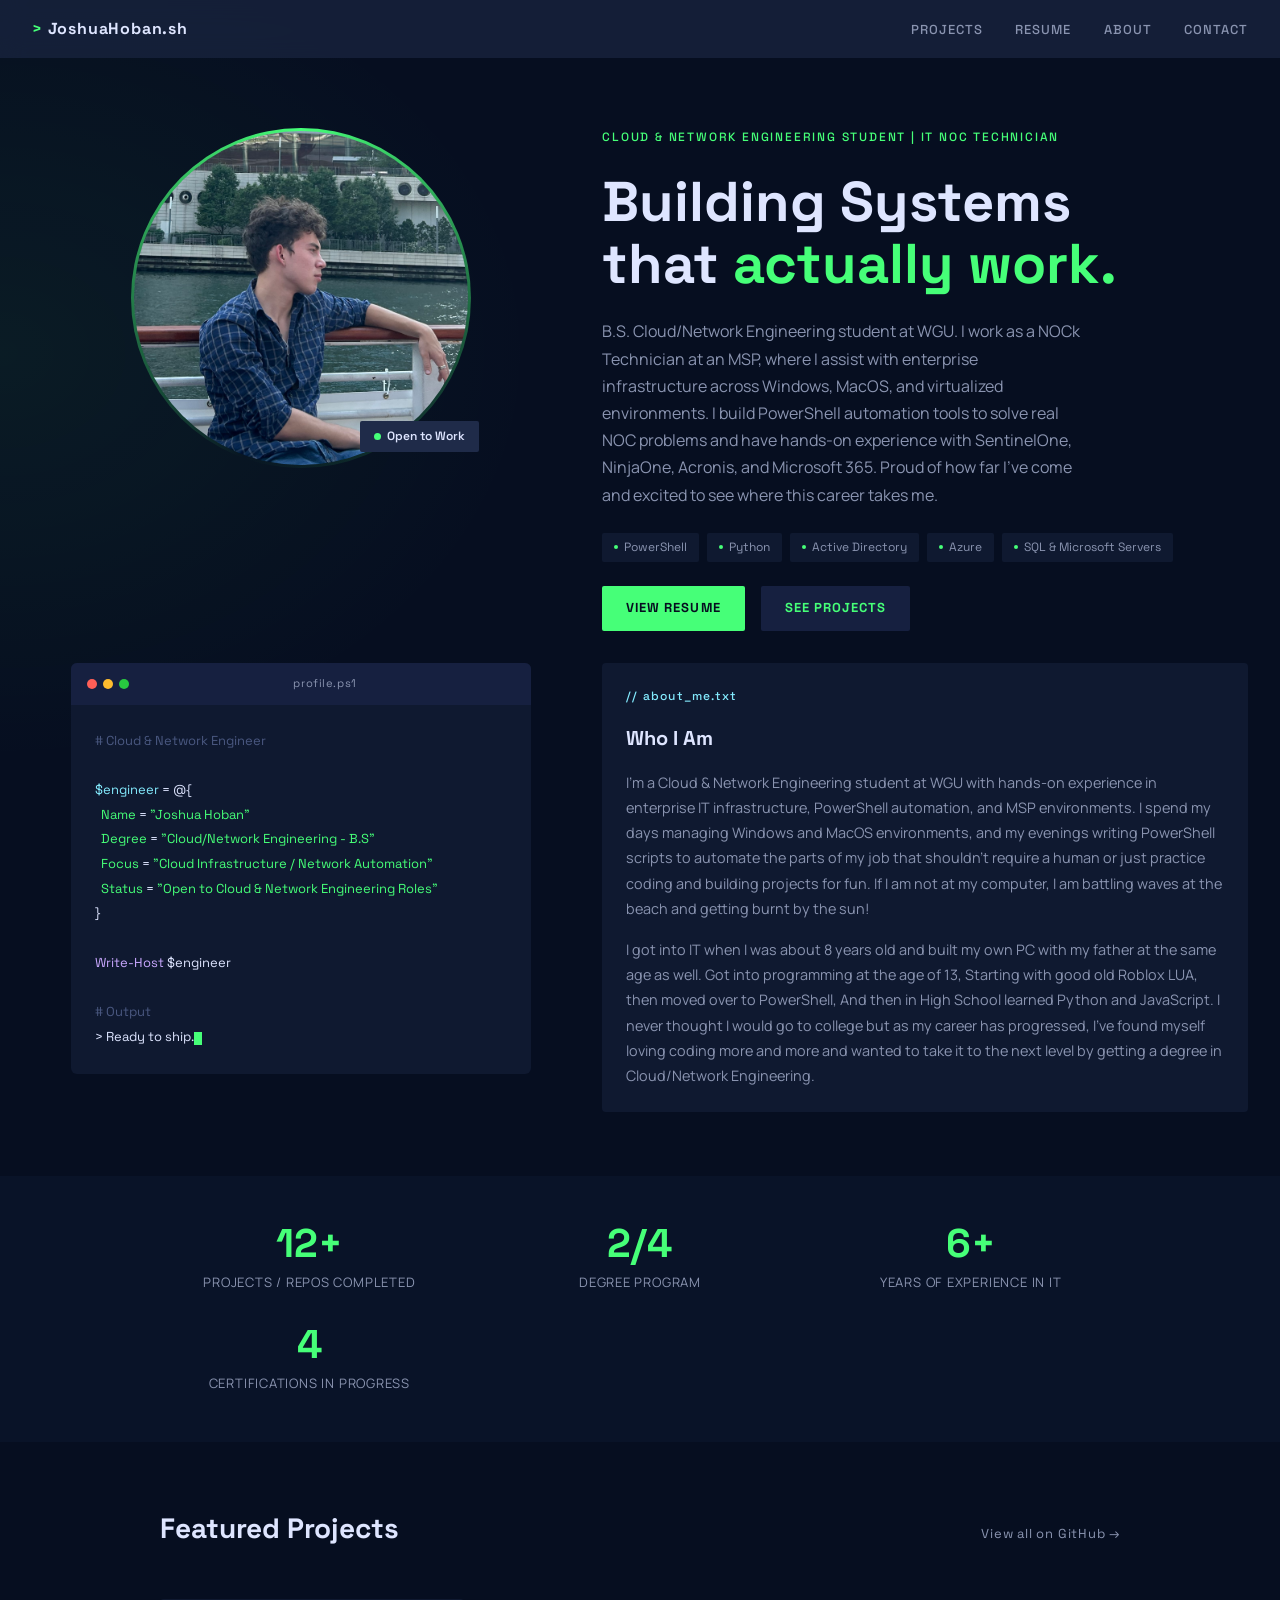
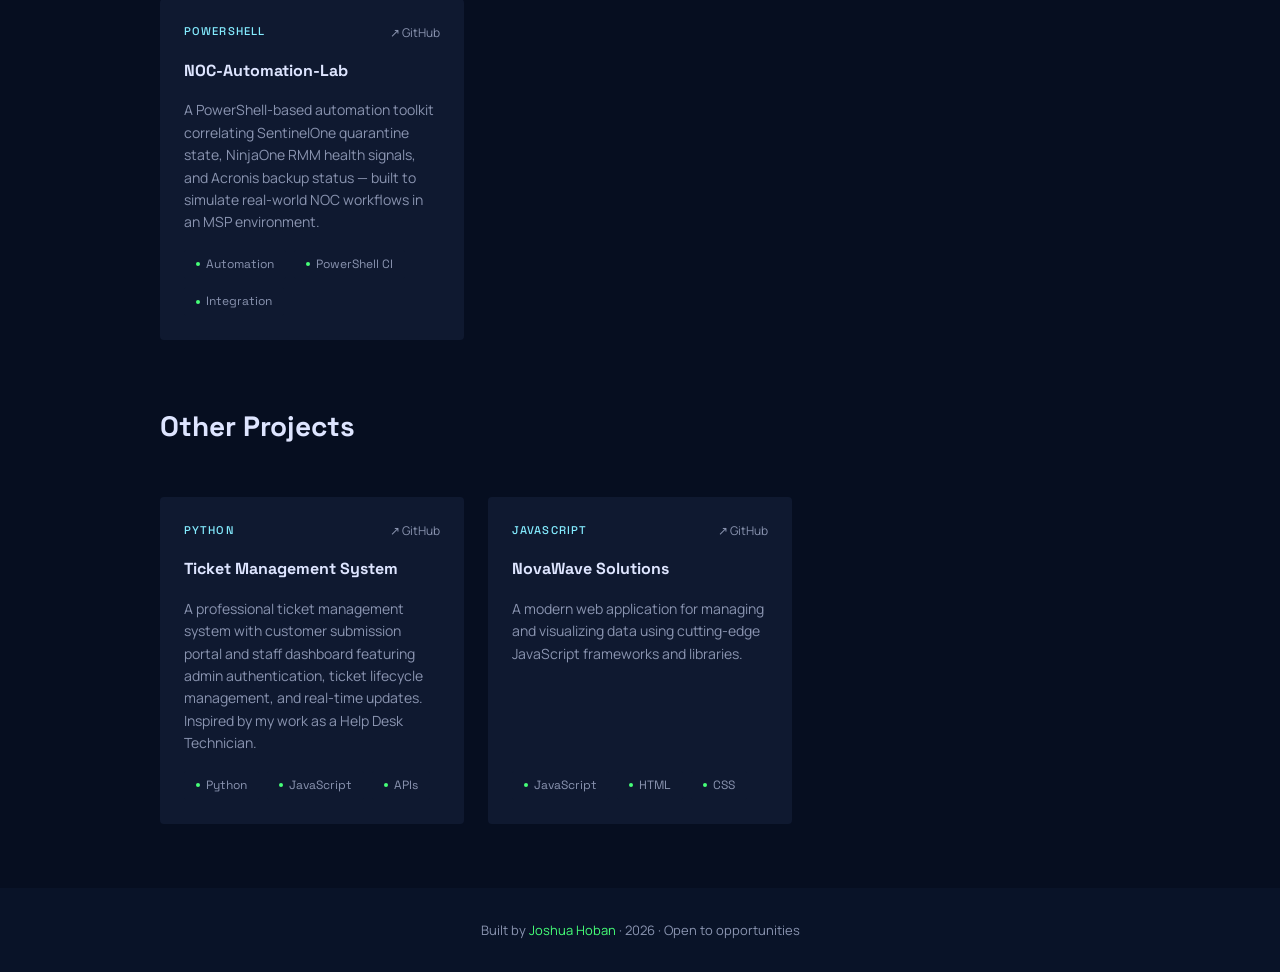
<file: index.html>
<!DOCTYPE html>
<html lang="en">
<head>
  <meta charset="UTF-8" />
  <meta name="viewport" content="width=device-width, initial-scale=1.0" />
  <title>Joshua Hoban — Cloud & Network Engineer | IT Infrastructure Professional</title>

  <link rel="preconnect" href="https://fonts.googleapis.com" />
  <link rel="preconnect" href="https://fonts.gstatic.com" crossorigin />
  <link
    href="https://fonts.googleapis.com/css2?family=Space+Grotesk:wght@400;500;700&family=Manrope:wght@400;500;600&display=swap"
    rel="stylesheet"
  />
  <link rel="stylesheet" href="styles.css" />
</head>

<body>
  <nav class="nav">
    <div class="nav__logo">
      <span>></span> JoshuaHoban.sh
    </div>
    <button class="nav__menu-btn" aria-label="Toggle menu">
      <span></span>
      <span></span>
      <span></span>
    </button>
    <ul class="nav__links">
      <li><a href="#projects">Projects</a></li>
      <li><a href="resume.html">Resume</a></li>
      <li><a href="about.html">About</a></li>
      <li><a href="contact.html">Contact</a></li>
    </ul>
  </nav>

  <section class="hero">
    <div class="hero__visual">
      <div class="profile-frame">
        <img
          src="images/profile.jpg"
          alt="Joshua Hoban — Cloud & Network Engineer"
          class="profile-img"
        />
        <div class="profile-badge">
          <span class="profile-badge__dot"></span>
          Open to Work
        </div>
      </div>
    </div>
    <div class="hero__content">
      <p class="eyebrow fade-in visible">Cloud & Network Engineering Student | IT NOC Technician</p>

      <h1 class="hero__headline fade-in visible">
        Building Systems<br>
        that <span class="accent">actually work.</span>
      </h1>
      <p class="hero__sub fade-in visible">
        B.S. Cloud/Network Engineering student at WGU. I work as a NOCk Technician
        at an MSP, where I assist with enterprise infrastructure across Windows, MacOS, and
        virtualized environments. I build PowerShell automation tools to solve real NOC
        problems and have hands-on experience with SentinelOne, NinjaOne, Acronis, and
        Microsoft 365. Proud of how far I've come and excited to see where this career takes me.
      </p>

      <div class="hero__stack fade-in visible">
        <span class="chip">PowerShell</span>
        <span class="chip">Python</span>
        <span class="chip">Active Directory</span>
        <span class="chip">Azure</span>
        <span class="chip">SQL & Microsoft Servers</span>
      </div>

      <div class="hero__ctas fade-in visible">
        <a href="#" class="btn-primary">View Resume</a>
        <a href="#projects" class="btn-secondary">See Projects</a>
      </div>
    </div>

    <div class="hero__terminal fade-in">
      <div class="terminal">
        <div class="terminal__bar">
          <div class="terminal__dot terminal__dot--red"></div>
          <div class="terminal__dot terminal__dot--yellow"></div>
          <div class="terminal__dot terminal__dot--green"></div>
          <span class="terminal__title">profile.ps1</span>
        </div>
        <div class="terminal__body">
          <div class="t-comment"># Cloud & Network Engineer</div>
          <br>
          <div><span class="t-keyword">$engineer</span><span class="t-var"> = @{</span></div>
          <div>&nbsp;&nbsp;<span class="t-string">Name</span><span class="t-var">   = </span><span class="t-string">"Joshua Hoban"</span></div>
          <div>&nbsp;&nbsp;<span class="t-string">Degree</span><span class="t-var"> = </span><span class="t-string">"Cloud/Network Engineering - B.S"</span></div>
          <div>&nbsp;&nbsp;<span class="t-string">Focus</span><span class="t-var">  = </span><span class="t-string">"Cloud Infrastructure / Network Automation"</span></div>
          <div>&nbsp;&nbsp;<span class="t-string">Status</span><span class="t-var"> = </span><span class="t-primary">"Open to Cloud & Network Engineering Roles"</span></div>
          <div><span class="t-var">}</span></div>
          <br>
          <div><span class="t-fn">Write-Host</span><span class="t-var"> $engineer</span></div>
          <br>
          <div class="t-comment"># Output</div>
          <div><span class="t-var">> Ready to ship.</span><span class="cursor"></span></div>
        </div>
      </div>
    </div>

    <div class="hero__about fade-in">
      <div class="about-card">
        <p class="about-card__eyebrow">// about_me.txt</p>
        <h3 class="about-card__title">Who I Am</h3>
        <p class="about-card__body">
          I'm a Cloud & Network Engineering student at WGU with hands-on experience
          in enterprise IT infrastructure, PowerShell automation, and MSP environments.
          I spend my days managing Windows and MacOS environments,
          and my evenings writing PowerShell scripts to automate the parts of my
          job that shouldn't require a human or just practice coding and building projects for fun. If I am not at my computer,
          I am battling waves at the beach and getting burnt by the sun!
        </p>
        <p class="about-card__body">
          I got into IT when I was about 8 years old and built my own PC with my father at the same age as well.
          Got into programming at the age of 13, Starting with good old Roblox LUA, then moved over to PowerShell, And then in High School
          learned Python and JavaScript. I never thought I would go to college but as my career has progressed, I've found myself loving coding more 
          and more and wanted to take it to the next level by getting a degree in Cloud/Network Engineering.
        </p>
      </div>
    </div>

  </section>

  <section class="stats">
    <div class="stats__inner">
      <div class="stat fade-in">
        <div class="stat__number">12+</div>
        <div class="stat__label">Projects / Repos Completed</div>
      </div>
      <div class="stat fade-in">
        <div class="stat__number">2/4</div>
        <div class="stat__label">Degree Program</div>
      </div>
      <div class="stat fade-in">
        <div class="stat__number">6+</div>
        <div class="stat__label">Years of Experience in IT</div>
      </div>
      <div class="stat fade-in">
        <div class="stat__number">4</div>
        <div class="stat__label">Certifications In Progress</div>
      </div>
    </div>
  </section>

  <section class="projects" id="projects">

    <div class="section-header">
      <h2>Featured Projects</h2>
      <a href="https://github.com/MrHoban?tab=repositories">View all on GitHub →</a>
    </div>

    <div class="projects__grid">
      <div class="card fade-in">
        <div class="card__meta">
          <span class="card__lang">PowerShell</span>
          <a href="https://github.com/MrHoban/NOC-Automation-Lab" class="card__link">↗ GitHub</a>
        </div>
        <h3 class="card__title">NOC-Automation-Lab</h3>
        <p class="card__desc">
          A PowerShell-based automation toolkit correlating SentinelOne quarantine
          state, NinjaOne RMM health signals, and Acronis backup status — built to
          simulate real-world NOC workflows in an MSP environment.
        </p>
        <div class="card__chips">
          <span class="chip">Automation</span>
          <span class="chip">PowerShell CI</span>
          <span class="chip">Integration</span>
        </div>
      </div>
    </div>

    <div class="section-header" style="margin-top: var(--space-16);">
      <h2>Other Projects</h2>
    </div>

    <div class="projects__grid">

      <div class="card fade-in">
        <div class="card__meta">
          <span class="card__lang">Python</span>
          <a href="https://github.com/MrHoban/ticket-management-system" class="card__link">↗ GitHub</a>
        </div>
        <h3 class="card__title">Ticket Management System</h3>
        <p class="card__desc">
          A professional ticket management system with customer submission portal
          and staff dashboard featuring admin authentication, ticket lifecycle
          management, and real-time updates. Inspired by my work as a Help Desk
          Technician.
        </p>
        <div class="card__chips">
          <span class="chip">Python</span>
          <span class="chip">JavaScript</span>
          <span class="chip">APIs</span>
        </div>
      </div>

      <div class="card fade-in">
        <div class="card__meta">
          <span class="card__lang">JavaScript</span>
          <a href="https://github.com/MrHoban/NovaWave-Solutions" class="card__link">↗ GitHub</a>
        </div>
        <h3 class="card__title">NovaWave Solutions</h3>
        <p class="card__desc">
          A modern web application for managing and visualizing data using
          cutting-edge JavaScript frameworks and libraries.
        </p>
        <div class="card__chips">
          <span class="chip">JavaScript</span>
          <span class="chip">HTML</span>
          <span class="chip">CSS</span>
        </div>
      </div>

    </div>
  </section>

  <footer class="footer">
    <p>Built by <span>Joshua Hoban</span> · 2026 · Open to opportunities</p>
  </footer>

  <script src="script.js"></script>

</body>
</html>
</file>
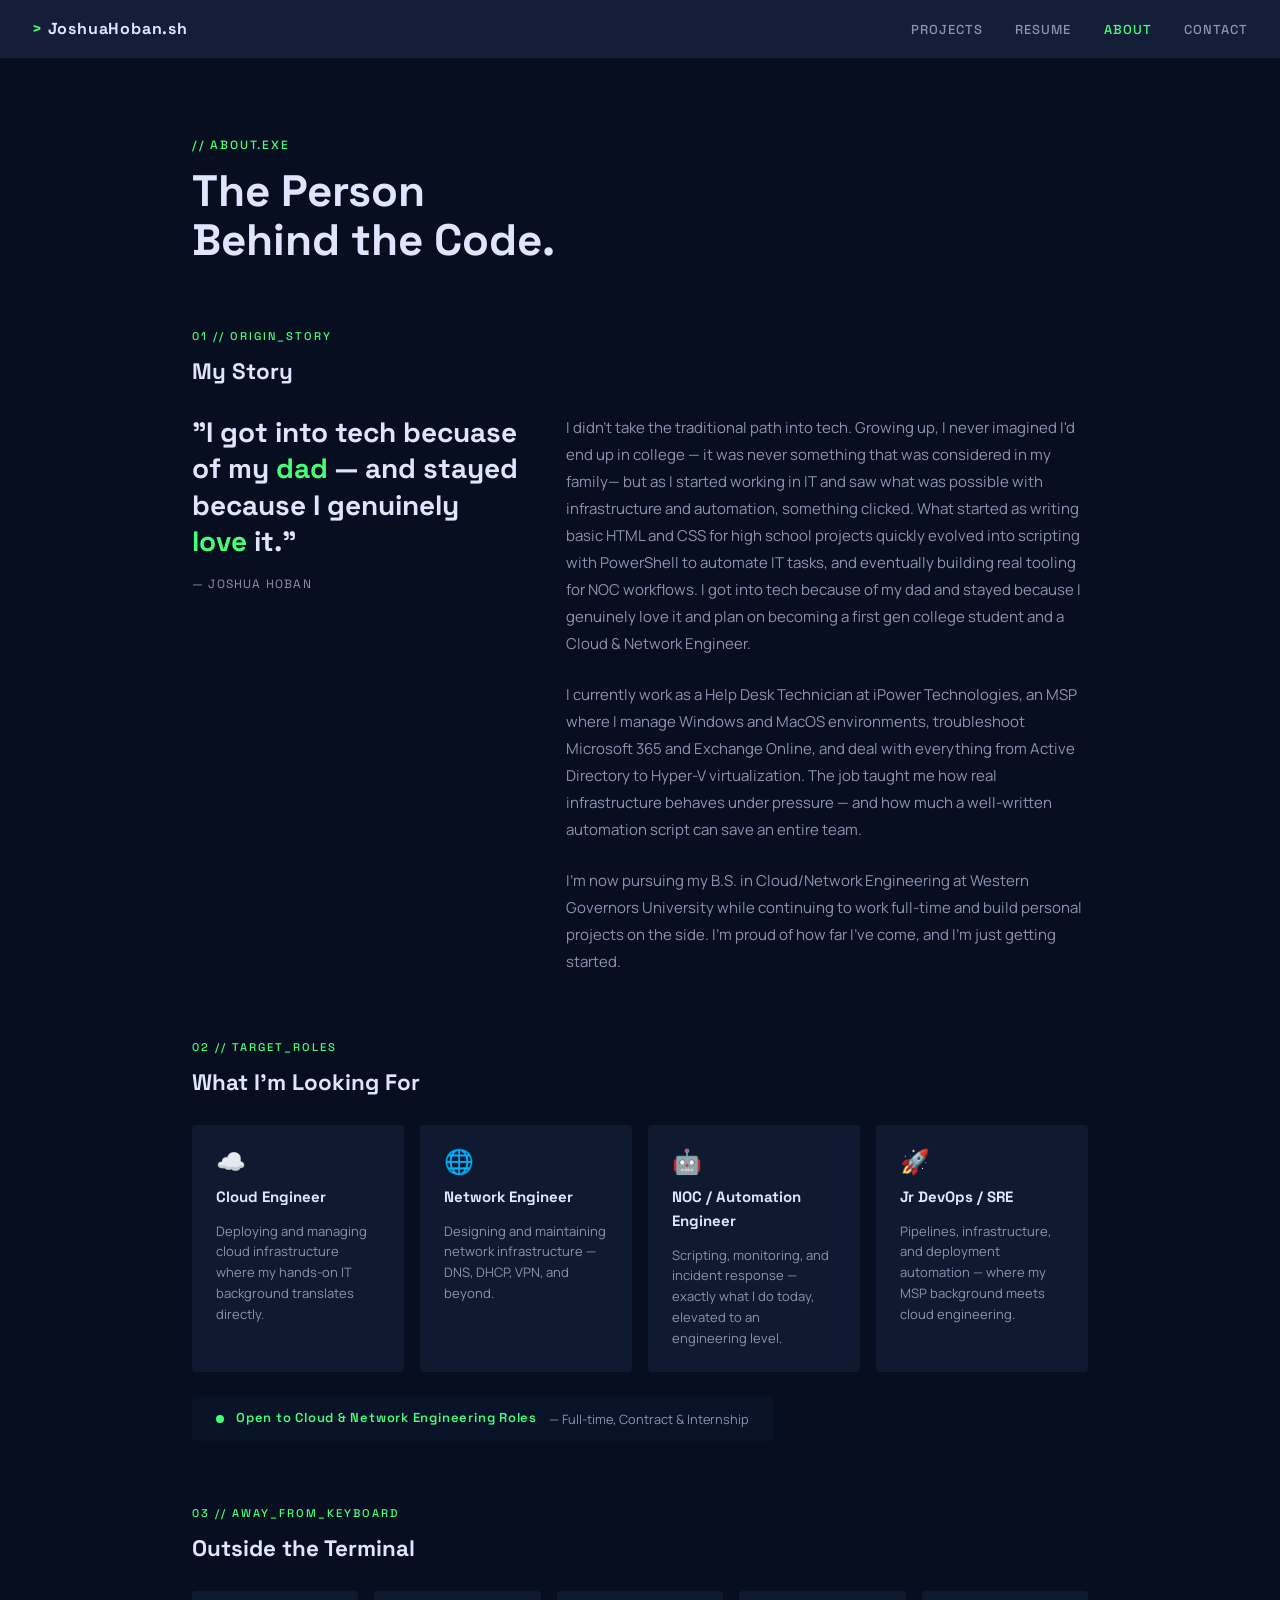
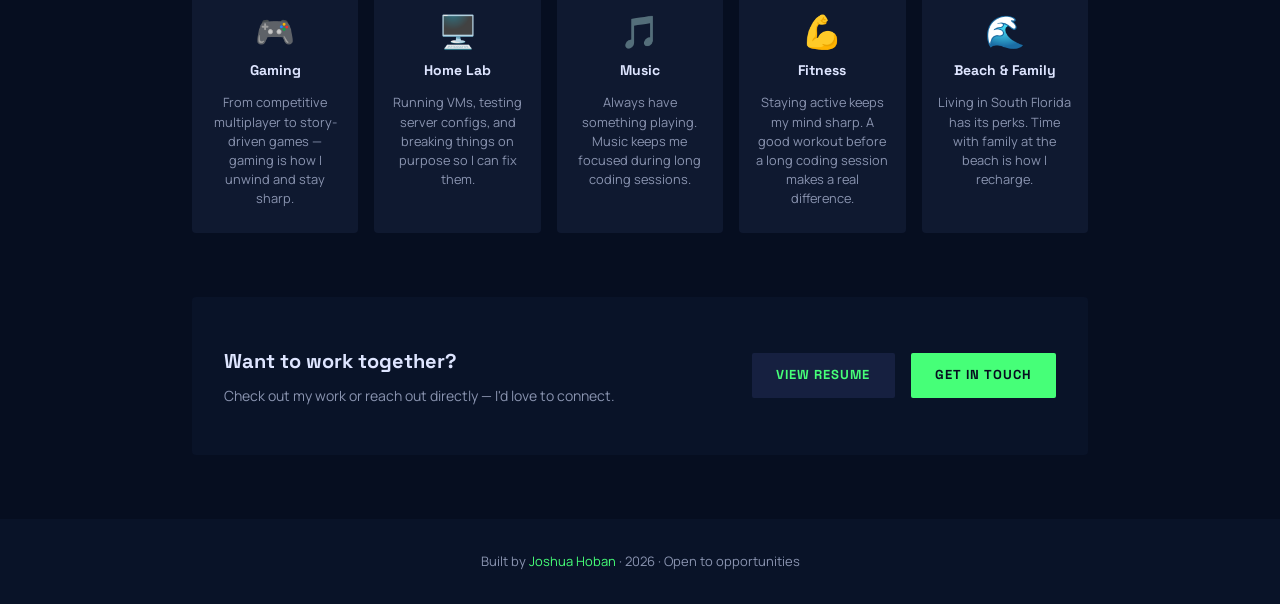
<file: about.html>
<!DOCTYPE html>
<html lang="en">
<head>
  <meta charset="UTF-8" />
  <meta name="viewport" content="width=device-width, initial-scale=1.0" />
  <title>Joshua Hoban — About</title>

  <link rel="preconnect" href="https://fonts.googleapis.com" />
  <link rel="preconnect" href="https://fonts.gstatic.com" crossorigin />
  <link
    href="https://fonts.googleapis.com/css2?family=Space+Grotesk:wght@400;500;700&family=Manrope:wght@400;500;600&display=swap"
    rel="stylesheet"
  />

  <link rel="stylesheet" href="styles.css" />

  <style>
    .about-page {
      max-width: 960px;
      margin: 0 auto;
      padding: calc(var(--space-16) + 72px) var(--space-8) var(--space-16);
    }

    .about-header {
      margin-bottom: var(--space-16);
    }

    .about-header__eyebrow {
      font-family: var(--font-display);
      font-size: 0.75rem;
      font-weight: 500;
      letter-spacing: 0.15em;
      text-transform: uppercase;
      color: var(--primary);
      margin-bottom: var(--space-3);
    }

    .about-header h1 {
      font-family: var(--font-display);
      font-size: clamp(2rem, 4vw, 2.75rem);
      font-weight: 700;
      color: var(--on-surface);
      line-height: 1.1;
    }

    .about-section {
      margin-bottom: var(--space-16);
    }

    .about-section__eyebrow {
      font-family: var(--font-display);
      font-size: 0.7rem;
      font-weight: 500;
      letter-spacing: 0.18em;
      text-transform: uppercase;
      color: var(--primary);
      margin-bottom: var(--space-2);
    }

    .about-section__title {
      font-family: var(--font-display);
      font-size: 1.4rem;
      font-weight: 700;
      color: var(--on-surface);
      margin-bottom: var(--space-6);
    }

    .story-grid {
      display: grid;
      grid-template-columns: 1fr 1.6fr;
      gap: var(--space-12);
      align-items: start;
    }

    .story-quote {
      position: sticky;  
      top: calc(72px + var(--space-8));
    }

    .story-quote__text {
      font-family: var(--font-display);
      font-size: clamp(1.4rem, 2.5vw, 1.75rem);
      font-weight: 700;
      color: var(--on-surface);
      line-height: 1.3;
    }

    .story-quote__text em {
      font-style: normal;
      color: var(--primary);
    }

    .story-quote__attr {
      margin-top: var(--space-4);
      font-family: var(--font-display);
      font-size: 0.75rem;
      letter-spacing: 0.1em;
      text-transform: uppercase;
      color: var(--on-surface-variant);
    }

    .story-body {
      display: flex;
      flex-direction: column;
      gap: var(--space-6);
    }

    .story-body p {
      font-size: 0.9375rem;
      color: var(--on-surface-variant);
      line-height: 1.8;
    }

    .roles-grid {
      display: grid;
      grid-template-columns: repeat(auto-fill, minmax(200px, 1fr));
      gap: var(--space-4);
    }

    .role-card {
      background: var(--surface-container);
      border-radius: 4px;
      padding: var(--space-6);
      display: flex;
      flex-direction: column;
      gap: var(--space-3);
      transition: background 0.25s ease;
    }

    .role-card:hover {
      background: var(--surface-container-high);
    }

    .role-card__icon {
      font-size: 1.5rem;
      line-height: 1;
    }

    .role-card__title {
      font-family: var(--font-display);
      font-size: 0.9375rem;
      font-weight: 700;
      color: var(--on-surface);
    }

    .role-card__desc {
      font-size: 0.8125rem;
      color: var(--on-surface-variant);
      line-height: 1.6;
    }

    .open-to-work {
      margin-top: var(--space-6);
      display: inline-flex;
      align-items: center;
      gap: var(--space-3);
      background: var(--surface-container-low);
      border-radius: 4px;
      padding: var(--space-3) var(--space-6);
    }

    .open-to-work__dot {
      width: 8px;
      height: 8px;
      border-radius: 50%;
      background: var(--primary);
      animation: pulse 2s ease-in-out infinite;
    }

    @keyframes pulse {
      0%, 100% { opacity: 1; transform: scale(1); }
      50%       { opacity: 0.4; transform: scale(0.75); }
    }

    .open-to-work__text {
      font-family: var(--font-display);
      font-size: 0.8125rem;
      font-weight: 600;
      color: var(--primary);
      letter-spacing: 0.06em;
    }

    .open-to-work__sub {
      font-family: var(--font-body);
      font-size: 0.8rem;
      color: var(--on-surface-variant);
    }

    .hobbies-grid {
      display: grid;
      grid-template-columns: repeat(auto-fill, minmax(160px, 1fr));
      gap: var(--space-4);
    }

    .hobby-card {
      background: var(--surface-container);
      border-radius: 4px;
      padding: var(--space-6) var(--space-4);
      display: flex;
      flex-direction: column;
      align-items: center;
      text-align: center;
      gap: var(--space-3);
      transition: background 0.25s ease;
    }

    .hobby-card:hover {
      background: var(--surface-container-high);
    }

    .hobby-card__emoji {
      font-size: 2rem;
      line-height: 1;
    }

    .hobby-card__name {
      font-family: var(--font-display);
      font-size: 0.875rem;
      font-weight: 700;
      color: var(--on-surface);
    }

    .hobby-card__desc {
      font-size: 0.8rem;
      color: var(--on-surface-variant);
      line-height: 1.5;
    }

    .about-cta {
      background: var(--surface-container-low);
      border-radius: 4px;
      padding: var(--space-12) var(--space-8);
      display: flex;
      justify-content: space-between;
      align-items: center;
      gap: var(--space-8);
      flex-wrap: wrap;
    }

    .about-cta__text h3 {
      font-family: var(--font-display);
      font-size: 1.25rem;
      font-weight: 700;
      color: var(--on-surface);
      margin-bottom: var(--space-2);
    }

    .about-cta__text p {
      font-size: 0.875rem;
      color: var(--on-surface-variant);
    }

    .about-cta__buttons {
      display: flex;
      gap: var(--space-4);
      flex-wrap: wrap;
    }

    /* ---- Responsive ---- */
    @media (max-width: 768px) {
      .story-grid {
        grid-template-columns: 1fr;
      }

      /* Disable sticky on mobile — no room for it */
      .story-quote {
        position: static;
      }

      .about-cta {
        flex-direction: column;
        text-align: center;
      }

      .about-cta__buttons {
        width: 100%;
        justify-content: center;
      }
    }
  </style>
</head>

<body>
  <nav class="nav">
    <div class="nav__logo">
      <span>></span> JoshuaHoban.sh
    </div>
    <button class="nav__menu-btn" aria-label="Toggle menu">
      <span></span>
      <span></span>
      <span></span>
    </button>
    <ul class="nav__links">
      <li><a href="index.html#projects">Projects</a></li>
      <li><a href="resume.html">Resume</a></li>
      <li><a href="about.html" style="color: var(--primary);">About</a></li>
      <li><a href="contact.html">Contact</a></li>
    </ul>
  </nav>


  <main class="about-page">

    <!-- Page header -->
    <div class="about-header fade-in visible">
      <p class="about-header__eyebrow">// about.exe</p>
      <h1>The Person<br>Behind the Code.</h1>
    </div>
    <section class="about-section fade-in">
      <p class="about-section__eyebrow">01 // origin_story</p>
      <h2 class="about-section__title">My Story</h2>

      <div class="story-grid">
        <div class="story-quote">
          <p class="story-quote__text">
            "I got into tech becuase of my <em>dad</em> — and stayed because I genuinely <em>love</em> it."
          </p>
          <p class="story-quote__attr">— Joshua Hoban</p>
        </div>

        <div class="story-body">
          <p>
            I didn't take the traditional path into tech. Growing up,
            I never imagined I'd end up in college — it was never something that was considered in my family—
            but as I started working in IT and saw what was possible with infrastructure and automation, something clicked. What started as
            writing basic HTML and CSS for high school projects quickly evolved into scripting with PowerShell to automate IT tasks,
            and eventually building real tooling for NOC workflows. I got into tech because of my dad and stayed because I genuinely love it and plan on becoming a first
            gen college student and a Cloud & Network Engineer.
          </p>
          <p>
            I currently work as a Help Desk Technician at iPower Technologies, an MSP where I
            manage Windows and MacOS environments, troubleshoot Microsoft 365 and
            Exchange Online, and deal with everything from Active Directory to
            Hyper-V virtualization. The job taught me how real infrastructure
            behaves under pressure — and how much a well-written automation script
            can save an entire team.
          </p>
          <p>
            I'm now pursuing my B.S. in Cloud/Network Engineering at Western Governors
            University while continuing to work full-time and build personal projects
            on the side. I'm proud of how far I've come, and I'm just getting started.
          </p>
        </div>

      </div>
    </section>

    <section class="about-section fade-in">
      <p class="about-section__eyebrow">02 // target_roles</p>
      <h2 class="about-section__title">What I'm Looking For</h2>

      <div class="roles-grid">

        <div class="role-card">
          <div class="role-card__icon">☁️</div>
          <h3 class="role-card__title">Cloud Engineer</h3>
          <p class="role-card__desc">
            Deploying and managing cloud infrastructure where my hands-on IT background translates directly.
          </p>
        </div>

        <div class="role-card">
          <div class="role-card__icon">🌐</div>
          <h3 class="role-card__title">Network Engineer</h3>
          <p class="role-card__desc">
            Designing and maintaining network infrastructure — DNS, DHCP, VPN, and beyond.
          </p>
        </div>

        <div class="role-card">
          <div class="role-card__icon">🤖</div>
          <h3 class="role-card__title">NOC / Automation Engineer</h3>
          <p class="role-card__desc">
            Scripting, monitoring, and incident response — exactly what I do
            today, elevated to an engineering level.
          </p>
        </div>

        <div class="role-card">
          <div class="role-card__icon">🚀</div>
          <h3 class="role-card__title">Jr DevOps / SRE</h3>
          <p class="role-card__desc">
            Pipelines, infrastructure, and deployment automation — where my
            MSP background meets cloud engineering.
          </p>
        </div>

      </div>

      <div class="open-to-work">
        <span class="open-to-work__dot"></span>
        <span class="open-to-work__text">Open to Cloud &amp; Network Engineering Roles</span>
        <span class="open-to-work__sub">— Full-time, Contract &amp; Internship</span>
      </div>

    </section>

    <section class="about-section fade-in">
      <p class="about-section__eyebrow">03 // away_from_keyboard</p>
      <h2 class="about-section__title">Outside the Terminal</h2>

      <div class="hobbies-grid">

        <div class="hobby-card">
          <div class="hobby-card__emoji">🎮</div>
          <p class="hobby-card__name">Gaming</p>
          <p class="hobby-card__desc">
            From competitive multiplayer to story-driven games — gaming
            is how I unwind and stay sharp.
          </p>
        </div>

        <div class="hobby-card">
          <div class="hobby-card__emoji">🖥️</div>
          <p class="hobby-card__name">Home Lab</p>
          <p class="hobby-card__desc">
            Running VMs, testing server configs, and breaking things
            on purpose so I can fix them.
          </p>
        </div>

        <div class="hobby-card">
          <div class="hobby-card__emoji">🎵</div>
          <p class="hobby-card__name">Music</p>
          <p class="hobby-card__desc">
            Always have something playing. Music keeps me focused
            during long coding sessions.
          </p>
        </div>

        <div class="hobby-card">
          <div class="hobby-card__emoji">💪</div>
          <p class="hobby-card__name">Fitness</p>
          <p class="hobby-card__desc">
            Staying active keeps my mind sharp. A good workout
            before a long coding session makes a real difference.
          </p>
        </div>

        <div class="hobby-card">
          <div class="hobby-card__emoji">🌊</div>
          <p class="hobby-card__name">Beach & Family</p>
          <p class="hobby-card__desc">
            Living in South Florida has its perks. Time with
            family at the beach is how I recharge.
          </p>
        </div>

      </div>
    </section>

    <div class="about-cta fade-in">
      <div class="about-cta__text">
        <h3>Want to work together?</h3>
        <p>Check out my work or reach out directly — I'd love to connect.</p>
      </div>
      <div class="about-cta__buttons">
        <a href="resume.html" class="btn-secondary">View Resume</a>
        <a href="contact.html" class="btn-primary">Get in Touch</a>
      </div>
    </div>


  </main>


  <footer class="footer">
    <p>Built by <span>Joshua Hoban</span> · 2026 · Open to opportunities</p>
  </footer>

  <script src="script.js"></script>

</body>
</html>
</file>
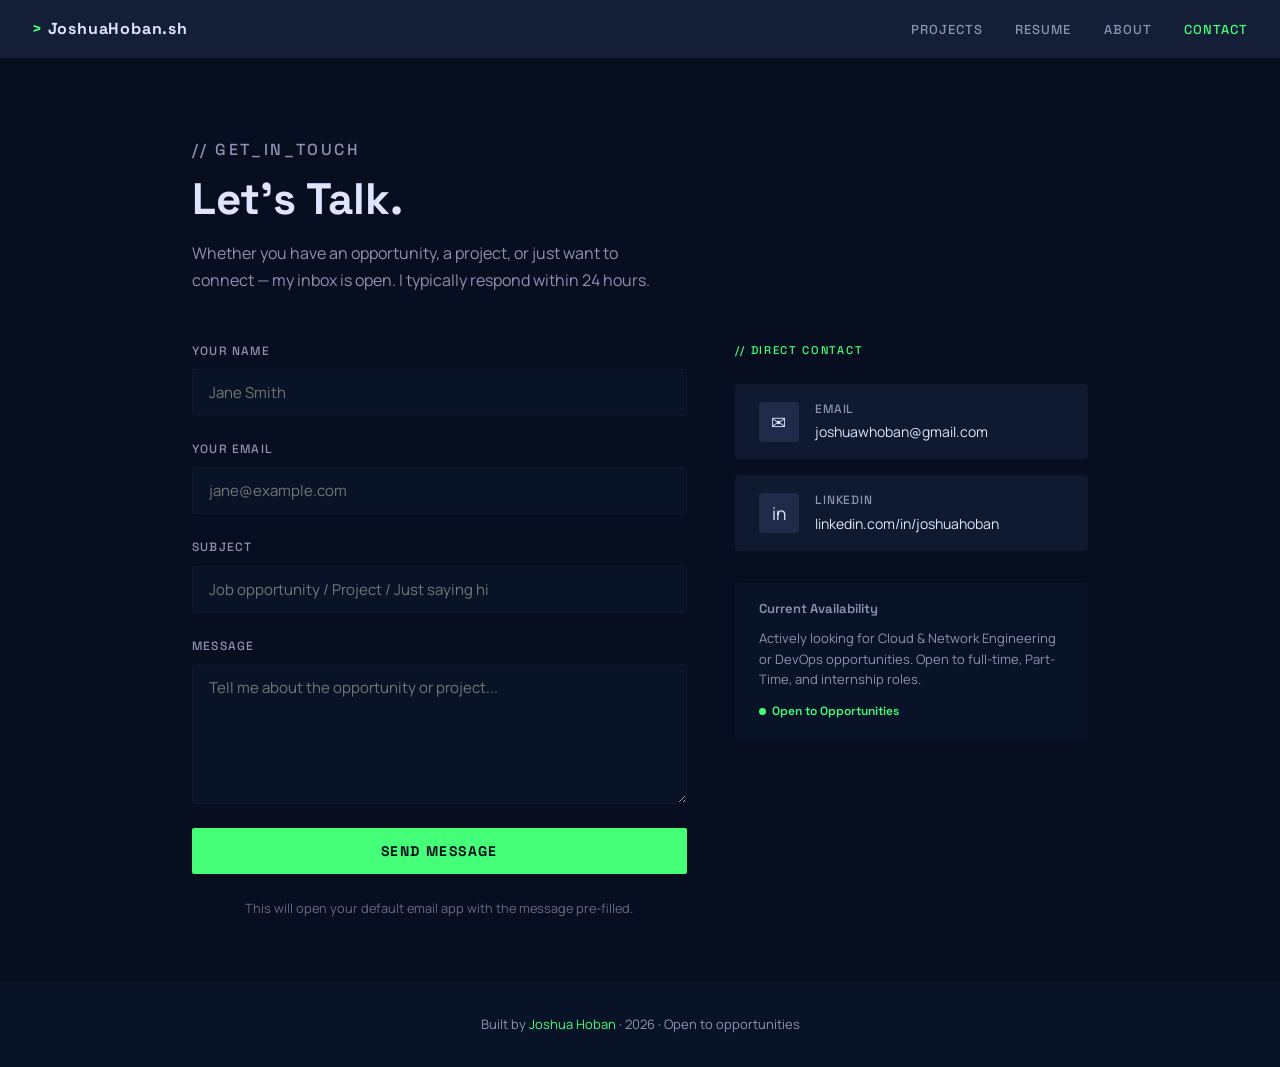
<file: contact.html>
<!DOCTYPE html>
<html lang="en">
<head>
  <meta charset="UTF-8" />
  <meta name="viewport" content="width=device-width, initial-scale=1.0" />
  <title>Joshua Hoban — Contact</title>

  <link rel="preconnect" href="https://fonts.googleapis.com" />
  <link rel="preconnect" href="https://fonts.gstatic.com" crossorigin />
  <link
    href="https://fonts.googleapis.com/css2?family=Space+Grotesk:wght@400;500;700&family=Manrope:wght@400;500;600&display=swap"
    rel="stylesheet"
  />

  <link rel="stylesheet" href="styles.css" />

  <style>
    .contact-page {
      min-height: 100vh;
      max-width: 960px;
      margin: 0 auto;
      padding: calc(var(--space-16) + 72px) var(--space-8) var(--space-16);
    }

    .contact-header {
      margin-bottom: var(--space-12);
    }

    .contact-header__eyebrow {
      font-family: var(--font-display);
      font-size: 0.75rem;
      font-weight: 500;
      letter-spacing: 0.15em;
      text-transform: uppercase;
      color: var(--primary);
      margin-bottom: var(--space-3);
    }

    .contact-header h1 {
      font-family: var(--font-display);
      font-size: clamp(2rem, 4vw, 2.75rem);
      font-weight: 700;
      color: var(--on-surface);
      line-height: 1.1;
      margin-bottom: var(--space-4);
    }

    .contact-header p {
      font-size: 1rem;
      color: var(--on-surface-variant);
      max-width: 480px;
      line-height: 1.7;
    }

    .contact-body {
      display: grid;
      grid-template-columns: 1.4fr 1fr;
      gap: var(--space-12);
      align-items: start;
    }

    .contact-form {
      display: flex;
      flex-direction: column;
      gap: var(--space-6);
    }

    .form-field {
      display: flex;
      flex-direction: column;
      gap: var(--space-2);
    }

    .form-field label {
      font-family: var(--font-display);
      font-size: 0.75rem;
      font-weight: 500;
      letter-spacing: 0.1em;
      text-transform: uppercase;
      color: var(--on-surface-variant);
    }

    .form-field input,
    .form-field textarea {
      width: 100%;
      background: var(--surface-container-low);
      color: var(--on-surface);
      font-family: var(--font-body);
      font-size: 0.9375rem;
      padding: 12px var(--space-4);
      border-radius: 2px;
      border: 1px solid rgba(64, 72, 93, 0.1); 
      outline: none;
      transition: border-color 0.2s ease, box-shadow 0.2s ease;
      -webkit-appearance: none;
      appearance: none;
    }

    .form-field input:focus,
    .form-field textarea:focus {
      border-color: var(--primary);
      box-shadow: 0 0 0 3px rgba(70, 255, 120, 0.08);
    }

    .form-field textarea {
      resize: vertical;   
      min-height: 140px;
    }

    .form-submit {
      width: 100%;
      padding: 14px;
      background: var(--primary);
      color: var(--on-primary);
      font-family: var(--font-display);
      font-size: 0.875rem;
      font-weight: 700;
      letter-spacing: 0.1em;
      text-transform: uppercase;
      border: none;
      border-radius: 2px;
      cursor: pointer;
      transition: opacity 0.2s ease;
    }

    .form-submit:hover {
      opacity: 0.85;
    }


    .form-note {
      font-size: 0.8rem;
      color: var(--on-surface-variant);
      text-align: center;
      opacity: 0.7;
    }

    .contact-sidebar {
      display: flex;
      flex-direction: column;
      gap: var(--space-4);
    }

    .sidebar-label {
      font-family: var(--font-display);
      font-size: 0.7rem;
      font-weight: 500;
      letter-spacing: 0.15em;
      text-transform: uppercase;
      color: var(--primary);
      margin-bottom: var(--space-2);
    }

    .contact-card {
      display: flex;
      align-items: center;
      gap: var(--space-4);
      background: var(--surface-container);
      border-radius: 4px;
      padding: var(--space-4) var(--space-6);
      transition: background 0.2s ease;
      text-decoration: none;
    }

    .contact-card:hover {
      background: var(--surface-container-high);
    }

    .contact-card__icon {
      width: 40px;
      height: 40px;
      background: var(--surface-bright);
      border-radius: 4px;
      display: flex;
      align-items: center;
      justify-content: center;
      font-size: 1.1rem;
      flex-shrink: 0;
    }

    .contact-card__info {
      display: flex;
      flex-direction: column;
      gap: 2px;
    }

    .contact-card__label {
      font-family: var(--font-display);
      font-size: 0.75rem;
      font-weight: 500;
      letter-spacing: 0.08em;
      text-transform: uppercase;
      color: var(--on-surface-variant);
    }

    .contact-card__value {
      font-family: var(--font-body);
      font-size: 0.875rem;
      color: var(--on-surface);
    }

    .contact-availability {
      margin-top: var(--space-4);
      background: var(--surface-container-low);
      border-radius: 4px;
      padding: var(--space-4) var(--space-6);
    }

    .contact-availability__title {
      font-family: var(--font-display);
      font-size: 0.8125rem;
      font-weight: 600;
      color: var(--on-surface);
      margin-bottom: var(--space-2);
    }

    .contact-availability p {
      font-size: 0.8125rem;
      color: var(--on-surface-variant);
      line-height: 1.6;
    }

    .contact-availability .status {
      display: inline-flex;
      align-items: center;
      gap: 6px;
      margin-top: var(--space-3);
      font-family: var(--font-display);
      font-size: 0.75rem;
      font-weight: 600;
      color: var(--primary);
    }

   
    .status__dot {
      width: 7px;
      height: 7px;
      border-radius: 50%;
      background: var(--primary);
      animation: pulse 2s ease-in-out infinite;
    }

    @keyframes pulse {
      0%, 100% { opacity: 1; transform: scale(1); }
      50%       { opacity: 0.4; transform: scale(0.75); }
    }

    /* ---- Responsive ---- */
    @media (max-width: 768px) {
      .contact-body {
        grid-template-columns: 1fr; 
      }
    }
  </style>
</head>

<body>
  <nav class="nav">
    <div class="nav__logo">
      <span>></span> JoshuaHoban.sh
    </div>
    <button class="nav__menu-btn" aria-label="Toggle menu">
      <span></span>
      <span></span>
      <span></span>
    </button>
    <ul class="nav__links">
      <li><a href="index.html#projects">Projects</a></li>
      <li><a href="resume.html">Resume</a></li>
      <li><a href="about.html">About</a></li>
      <li><a href="contact.html" style="color: var(--primary);">Contact</a></li>
    </ul>
  </nav>
  <main class="contact-page">

    <!-- Header -->
    <div class="contact-header fade-in visible">
      <p class="contact-header__eyebrow">// get_in_touch</p>
      <h1>Let's Talk.</h1>
      <p>
        Whether you have an opportunity, a project, or just want to connect —
        my inbox is open. I typically respond within 24 hours.
      </p>
    </div>


      <!-- --------------------------------------------------------
           CONTACT FORM
           How mailto works:
           The JS below intercepts the button click, reads the
           input values, builds a mailto: URL with them, then
           opens the user's email app with everything pre-filled.
      -------------------------------------------------------- -->
    <div class="contact-body">
      <div class="contact-form fade-in">

        <div class="form-field">
          <label for="contact-name">Your Name</label>
          <input
            type="text"
            id="contact-name"
            placeholder="Jane Smith"
            autocomplete="name"
          />
        </div>

        <div class="form-field">
          <label for="contact-email">Your Email</label>
          <input
            type="email"
            id="contact-email"
            placeholder="jane@example.com"
            autocomplete="email"
          />
        </div>

        <div class="form-field">
          <label for="contact-subject">Subject</label>
          <input
            type="text"
            id="contact-subject"
            placeholder="Job opportunity / Project / Just saying hi"
          />
        </div>

        <div class="form-field">
          <label for="contact-message">Message</label>
          <textarea
            id="contact-message"
            placeholder="Tell me about the opportunity or project..."
          ></textarea>
        </div>

        <button class="form-submit" id="send-btn">Send Message</button>

        <p class="form-note">
          This will open your default email app with the message pre-filled.
        </p>

      </div>
      <div class="contact-sidebar fade-in">

        <p class="sidebar-label">// direct contact</p>

        <a href="mailto:joshuawhoban@gmail.com" class="contact-card">
          <div class="contact-card__icon">✉</div>
          <div class="contact-card__info">
            <span class="contact-card__label">Email</span>
            <span class="contact-card__value">joshuawhoban@gmail.com</span>
          </div>
        </a>

        <a
          href="https://www.linkedin.com/in/joshua-hoban-258641276/"
          target="_blank"
          rel="noopener noreferrer"
          class="contact-card"
        >
          <div class="contact-card__icon">in</div>
          <div class="contact-card__info">
            <span class="contact-card__label">LinkedIn</span>
            <span class="contact-card__value">linkedin.com/in/joshuahoban</span>
          </div>
        </a>

        <div class="contact-availability">
          <p class="contact-availability__title">Current Availability</p>
          <p>
            Actively looking for Cloud & Network Engineering or DevOps opportunities.
            Open to full-time, Part-Time, and internship roles.
          </p>
          <span class="status">
            <span class="status__dot"></span>
            Open to Opportunities
          </span>
        </div>

      </div>

    </div>
  </main>


  <footer class="footer">
    <p>Built by <span>Joshua Hoban</span> · 2026 · Open to opportunities</p>
  </footer>

  <script src="script.js"></script>

    <!--
        This script handles the contact form submission using mailto:.
        When the user clicks "Send Message", it gathers the form data,
        constructs a mailto: URL, and opens the user's email client with
        everything pre-filled.
     -->

  <script>
    document.getElementById('send-btn').addEventListener('click', () => {
      const name    = document.getElementById('contact-name').value.trim();
      const email   = document.getElementById('contact-email').value.trim();
      const subject = document.getElementById('contact-subject').value.trim();
      const message = document.getElementById('contact-message').value.trim();

      if (!name || !email || !message) {
        alert('Please fill in your name, email, and message.');
        return; 
      }

      const mailtoSubject = encodeURIComponent(
        subject || `Portfolio Contact from ${name}`
      );

      const mailtoBody = encodeURIComponent(
        `Hi Joshua,\n\n${message}\n\n---\nFrom: ${name}\nEmail: ${email}`
      );

      const mailtoURL = `mailto:joshuawhoban@gmail.com?subject=${mailtoSubject}&body=${mailtoBody}`;
      window.location.href = mailtoURL;
    });
  </script>

</body>
</html>
</file>
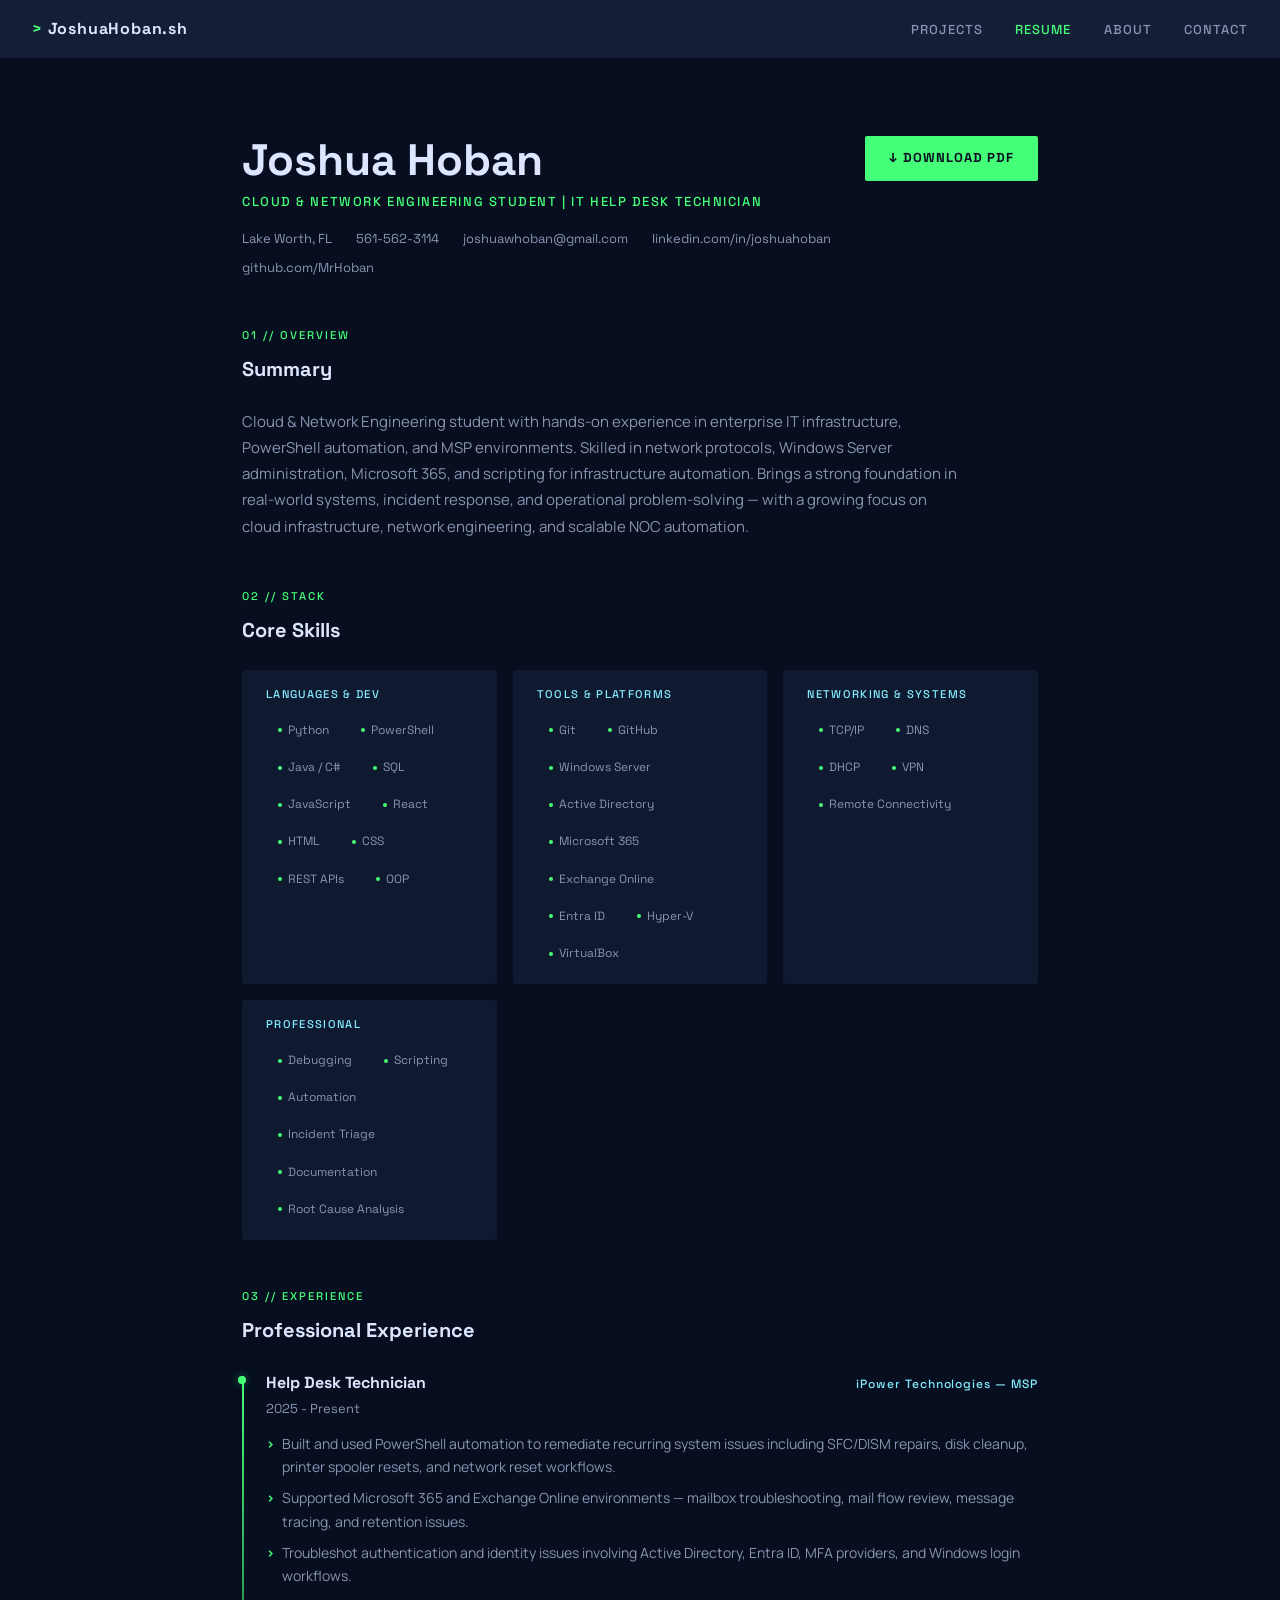
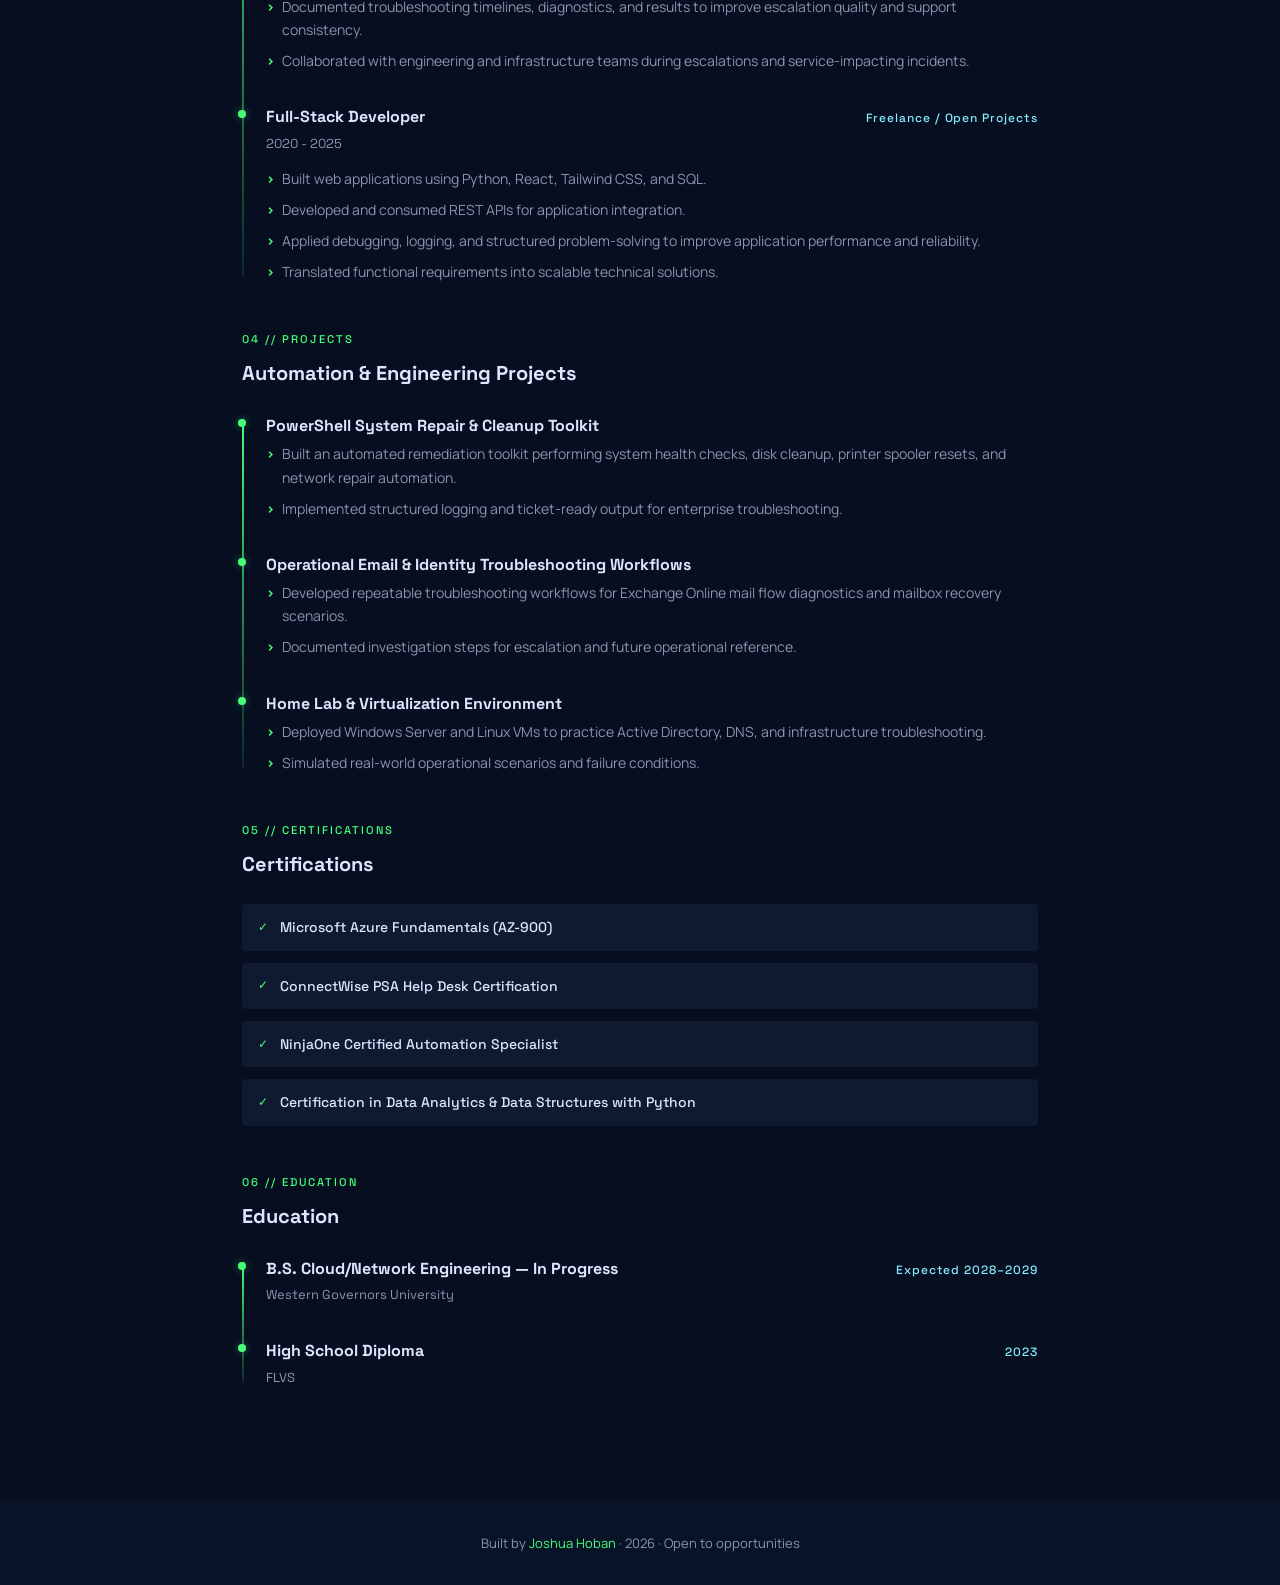
<file: resume.html>
<!DOCTYPE html>
<html lang="en">
<head>
  <meta charset="UTF-8" />
  <meta name="viewport" content="width=device-width, initial-scale=1.0" />
  <title>Joshua Hoban — Resume</title>

  <link rel="preconnect" href="https://fonts.googleapis.com" />
  <link rel="preconnect" href="https://fonts.gstatic.com" crossorigin />
  <link
    href="https://fonts.googleapis.com/css2?family=Space+Grotesk:wght@400;500;700&family=Manrope:wght@400;500;600&display=swap"
    rel="stylesheet"
  />
  <link rel="stylesheet" href="styles.css" />

  <style>
    .resume-page {
      max-width: 860px;
      margin: 0 auto;
      padding: calc(var(--space-16) + 72px) var(--space-8) var(--space-16);
    }

    .resume-header {
      display: flex;
      justify-content: space-between;
      align-items: flex-start;
      gap: var(--space-8);
      margin-bottom: var(--space-12);
    }

    .resume-header__info h1 {
      font-family: var(--font-display);
      font-size: clamp(2rem, 4vw, 2.75rem);
      font-weight: 700;
      color: var(--on-surface);
      line-height: 1.1;
    }

    .resume-header__role {
      font-family: var(--font-display);
      font-size: 0.8125rem;
      font-weight: 500;
      letter-spacing: 0.12em;
      text-transform: uppercase;
      color: var(--primary);
      margin-top: var(--space-2);
      margin-bottom: var(--space-4);
    }

    .resume-header__contact {
      display: flex;
      flex-wrap: wrap;
      gap: var(--space-2) var(--space-6);
    }

    .resume-header__contact a,
    .resume-header__contact span {
      font-size: 0.8125rem;
      color: var(--on-surface-variant);
      font-family: var(--font-display);
      transition: color 0.2s;
    }

    .resume-header__contact a:hover {
      color: var(--primary);
    }

    .resume-header__download {
      flex-shrink: 0; 
    }

    .resume-section {
      margin-bottom: var(--space-12);
    }

    .resume-section__eyebrow {
      font-family: var(--font-display);
      font-size: 0.7rem;
      font-weight: 500;
      letter-spacing: 0.18em;
      text-transform: uppercase;
      color: var(--primary);
      margin-bottom: var(--space-2);
    }

    .resume-section__title {
      font-family: var(--font-display);
      font-size: 1.25rem;
      font-weight: 700;
      color: var(--on-surface);
      margin-bottom: var(--space-6);
    }

    .resume-summary {
      font-size: 0.9375rem;
      color: var(--on-surface-variant);
      line-height: 1.75;
      max-width: 720px;
    }

    .skills-grid {
      display: grid;
      grid-template-columns: repeat(auto-fill, minmax(200px, 1fr));
      gap: var(--space-4);
    }

    .skill-group {
      background: var(--surface-container);
      border-radius: 4px;
      padding: var(--space-4) var(--space-6);
    }

    .skill-group__label {
      font-family: var(--font-display);
      font-size: 0.7rem;
      font-weight: 500;
      letter-spacing: 0.12em;
      text-transform: uppercase;
      color: var(--tertiary);
      margin-bottom: var(--space-3);
    }

    .skill-group__chips {
      display: flex;
      flex-wrap: wrap;
      gap: var(--space-2);
    }

    .timeline {
      position: relative;
      padding-left: 24px; 
    }

    .timeline::before {
      content: '';
      position: absolute;
      left: 0;
      top: 6px;
      bottom: 6px;
      width: 2px;
      background: linear-gradient(
        to bottom,
        var(--primary),
        rgba(70, 255, 120, 0.1)
      );
      border-radius: 2px;
    }

    .timeline-item {
      position: relative;
      margin-bottom: var(--space-8);
    }

    .timeline-item::before {
      content: '';
      position: absolute;
      left: -28px; 
      top: 6px;
      width: 8px;
      height: 8px;
      border-radius: 50%;
      background: var(--primary);
      box-shadow: 0 0 8px rgba(70, 255, 120, 0.4);
    }

    .timeline-item__header {
      display: flex;
      justify-content: space-between;
      align-items: baseline;
      gap: var(--space-4);
      flex-wrap: wrap;
      margin-bottom: 4px;
    }

    .timeline-item__title {
      font-family: var(--font-display);
      font-size: 1rem;
      font-weight: 700;
      color: var(--on-surface);
    }

    .timeline-item__date {
      font-family: var(--font-display);
      font-size: 0.75rem;
      font-weight: 500;
      letter-spacing: 0.08em;
      color: var(--tertiary);
      white-space: nowrap;
    }

    .timeline-item__company {
      font-family: var(--font-display);
      font-size: 0.8125rem;
      color: var(--on-surface-variant);
      margin-bottom: var(--space-3);
    }

    .timeline-item__list {
      list-style: none;
      display: flex;
      flex-direction: column;
      gap: var(--space-2);
    }

    .timeline-item__list li {
      font-size: 0.875rem;
      color: var(--on-surface-variant);
      line-height: 1.65;
      padding-left: var(--space-4);
      position: relative;
    }

    .timeline-item__list li::before {
      content: '›';
      position: absolute;
      left: 0;
      color: var(--primary);
      font-weight: 700;
    }

    .cert-list {
      display: flex;
      flex-direction: column;
      gap: var(--space-3);
    }

    .cert-item {
      display: flex;
      align-items: center;
      gap: var(--space-3);
      background: var(--surface-container);
      border-radius: 4px;
      padding: var(--space-3) var(--space-4);
    }

    .cert-item__badge {
      font-family: var(--font-display);
      font-size: 0.75rem;
      color: var(--primary);
      flex-shrink: 0;
    }

    .cert-item__name {
      font-family: var(--font-display);
      font-size: 0.875rem;
      color: var(--on-surface);
      font-weight: 500;
    }
    @media (max-width: 640px) {
      .resume-header {
        flex-direction: column;
      }

      .resume-header__download {
        width: 100%;
        text-align: center;
      }

      .timeline-item__header {
        flex-direction: column;
        gap: 2px;
      }
    }
  </style>
</head>

<body>
  <nav class="nav">
    <div class="nav__logo">
      <span>></span> JoshuaHoban.sh
    </div>
    <button class="nav__menu-btn" aria-label="Toggle menu">
      <span></span>
      <span></span>
      <span></span>
    </button>
    <ul class="nav__links">
      <li><a href="index.html#projects">Projects</a></li>
      <li><a href="resume.html" style="color: var(--primary);">Resume</a></li>
      <li><a href="about.html">About</a></li>
      <li><a href="contact.html">Contact</a></li>
    </ul>
  </nav>
  <main class="resume-page">
    <header class="resume-header fade-in visible">

      <div class="resume-header__info">
        <h1>Joshua Hoban</h1>
        <p class="resume-header__role">Cloud & Network Engineering Student | IT Help Desk Technician</p>
        <div class="resume-header__contact">
          <span>Lake Worth, FL</span>
          <span>561-562-3114</span>
          <a href="mailto:joshuawhoban@gmail.com">joshuawhoban@gmail.com</a>
          <a href="https://www.linkedin.com/in/joshua-hoban-258641276/" target="_blank">linkedin.com/in/joshuahoban</a>
          <a href="https://github.com/MrHoban" target="_blank">github.com/MrHoban</a>
        </div>
      </div>
      <div class="resume-header__download">
        <a href="files/joshua-hoban-resume.pdf" download class="btn-primary">
          ↓ Download PDF
        </a>
      </div>

    </header>

    <section class="resume-section fade-in">
      <p class="resume-section__eyebrow">01 // overview</p>
      <h2 class="resume-section__title">Summary</h2>
      <p class="resume-summary">
        Cloud & Network Engineering student with hands-on experience in enterprise IT
        infrastructure, PowerShell automation, and MSP environments. Skilled in network
        protocols, Windows Server administration, Microsoft 365, and scripting for
        infrastructure automation. Brings a strong foundation in real-world systems,
        incident response, and operational problem-solving — with a growing focus on
        cloud infrastructure, network engineering, and scalable NOC automation.
      </p>
    </section>

    <section class="resume-section fade-in">
      <p class="resume-section__eyebrow">02 // stack</p>
      <h2 class="resume-section__title">Core Skills</h2>

      <div class="skills-grid">

        <div class="skill-group">
          <p class="skill-group__label">Languages & Dev</p>
          <div class="skill-group__chips">
            <span class="chip">Python</span>
            <span class="chip">PowerShell</span>
            <span class="chip">Java / C#</span>
            <span class="chip">SQL</span>
            <span class="chip">JavaScript</span>
            <span class="chip">React</span>
            <span class="chip">HTML</span>
            <span class="chip">CSS</span>
            <span class="chip">REST APIs</span>
            <span class="chip">OOP</span>
          </div>
        </div>

        <div class="skill-group">
          <p class="skill-group__label">Tools & Platforms</p>
          <div class="skill-group__chips">
            <span class="chip">Git</span>
            <span class="chip">GitHub</span>
            <span class="chip">Windows Server</span>
            <span class="chip">Active Directory</span>
            <span class="chip">Microsoft 365</span>
            <span class="chip">Exchange Online</span>
            <span class="chip">Entra ID</span>
            <span class="chip">Hyper-V</span>
            <span class="chip">VirtualBox</span>
          </div>
        </div>

        <div class="skill-group">
          <p class="skill-group__label">Networking & Systems</p>
          <div class="skill-group__chips">
            <span class="chip">TCP/IP</span>
            <span class="chip">DNS</span>
            <span class="chip">DHCP</span>
            <span class="chip">VPN</span>
            <span class="chip">Remote Connectivity</span>
          </div>
        </div>

        <div class="skill-group">
          <p class="skill-group__label">Professional</p>
          <div class="skill-group__chips">
            <span class="chip">Debugging</span>
            <span class="chip">Scripting</span>
            <span class="chip">Automation</span>
            <span class="chip">Incident Triage</span>
            <span class="chip">Documentation</span>
            <span class="chip">Root Cause Analysis</span>
          </div>
        </div>

      </div>
    </section>

    <section class="resume-section fade-in">
      <p class="resume-section__eyebrow">03 // experience</p>
      <h2 class="resume-section__title">Professional Experience</h2>

      <div class="timeline">

        <!-- Job 1 -->
        <div class="timeline-item">
          <div class="timeline-item__header">
            <span class="timeline-item__title">Help Desk Technician</span>
            <span class="timeline-item__date">iPower Technologies — MSP</span>
          </div>
          <p class="timeline-item__company">2025 - Present</p>
          <ul class="timeline-item__list">
            <li>Built and used PowerShell automation to remediate recurring system issues including SFC/DISM repairs, disk cleanup, printer spooler resets, and network reset workflows.</li>
            <li>Supported Microsoft 365 and Exchange Online environments — mailbox troubleshooting, mail flow review, message tracing, and retention issues.</li>
            <li>Troubleshot authentication and identity issues involving Active Directory, Entra ID, MFA providers, and Windows login workflows.</li>
            <li>Documented troubleshooting timelines, diagnostics, and results to improve escalation quality and support consistency.</li>
            <li>Collaborated with engineering and infrastructure teams during escalations and service-impacting incidents.</li>
          </ul>
        </div>

        <!-- Job 2 -->
        <div class="timeline-item">
          <div class="timeline-item__header">
            <span class="timeline-item__title">Full-Stack Developer</span>
            <span class="timeline-item__date">Freelance / Open Projects</span>
          </div>
          <p class="timeline-item__company">2020 - 2025</p>
          <ul class="timeline-item__list">
            <li>Built web applications using Python, React, Tailwind CSS, and SQL.</li>
            <li>Developed and consumed REST APIs for application integration.</li>
            <li>Applied debugging, logging, and structured problem-solving to improve application performance and reliability.</li>
            <li>Translated functional requirements into scalable technical solutions.</li>
          </ul>
        </div>

      </div>
    </section>

    <section class="resume-section fade-in">
      <p class="resume-section__eyebrow">04 // projects</p>
      <h2 class="resume-section__title">Automation & Engineering Projects</h2>

      <div class="timeline">

        <div class="timeline-item">
          <div class="timeline-item__header">
            <span class="timeline-item__title">PowerShell System Repair & Cleanup Toolkit</span>
          </div>
          <ul class="timeline-item__list">
            <li>Built an automated remediation toolkit performing system health checks, disk cleanup, printer spooler resets, and network repair automation.</li>
            <li>Implemented structured logging and ticket-ready output for enterprise troubleshooting.</li>
          </ul>
        </div>

        <div class="timeline-item">
          <div class="timeline-item__header">
            <span class="timeline-item__title">Operational Email & Identity Troubleshooting Workflows</span>
          </div>
          <ul class="timeline-item__list">
            <li>Developed repeatable troubleshooting workflows for Exchange Online mail flow diagnostics and mailbox recovery scenarios.</li>
            <li>Documented investigation steps for escalation and future operational reference.</li>
          </ul>
        </div>

        <div class="timeline-item">
          <div class="timeline-item__header">
            <span class="timeline-item__title">Home Lab & Virtualization Environment</span>
          </div>
          <ul class="timeline-item__list">
            <li>Deployed Windows Server and Linux VMs to practice Active Directory, DNS, and infrastructure troubleshooting.</li>
            <li>Simulated real-world operational scenarios and failure conditions.</li>
          </ul>
        </div>

      </div>
    </section>

    <section class="resume-section fade-in">
      <p class="resume-section__eyebrow">05 // certifications</p>
      <h2 class="resume-section__title">Certifications</h2>

      <div class="cert-list">
        <div class="cert-item">
          <span class="cert-item__badge">✓</span>
          <span class="cert-item__name">Microsoft Azure Fundamentals (AZ-900)</span>
        </div>
        <div class="cert-item">
          <span class="cert-item__badge">✓</span>
          <span class="cert-item__name">ConnectWise PSA Help Desk Certification</span>
        </div>
        <div class="cert-item">
          <span class="cert-item__badge">✓</span>
          <span class="cert-item__name">NinjaOne Certified Automation Specialist</span>
        </div>
        <div class="cert-item">
          <span class="cert-item__badge">✓</span>
          <span class="cert-item__name">Certification in Data Analytics & Data Structures with Python</span>
        </div>
      </div>
    </section>

    <section class="resume-section fade-in">
      <p class="resume-section__eyebrow">06 // education</p>
      <h2 class="resume-section__title">Education</h2>

      <div class="timeline">

        <div class="timeline-item">
          <div class="timeline-item__header">
            <span class="timeline-item__title">B.S. Cloud/Network Engineering — In Progress</span>
            <span class="timeline-item__date">Expected 2028–2029</span>
          </div>
          <p class="timeline-item__company">Western Governors University</p>
        </div>

        <div class="timeline-item">
          <div class="timeline-item__header">
            <span class="timeline-item__title">High School Diploma</span>
            <span class="timeline-item__date">2023</span>
          </div>
          <p class="timeline-item__company">FLVS</p>
        </div>

      </div>
    </section>


  </main>


  <footer class="footer">
    <p>Built by <span>Joshua Hoban</span> · 2026 · Open to opportunities</p>
  </footer>

  <script src="script.js"></script>

</body>
</html>
</file>
<file: styles.css>
/* ================================================================
   style.css
   Portfolio — "The Architectural Syntax" Design System
   ================================================================

   TABLE OF CONTENTS
   1. CSS Custom Properties (Design Tokens)
   2. Reset & Base Styles
   3. Navigation Bar
   4. Hero Section
   5. Buttons
   6. Tech Stack Chips
   7. Terminal Visual
   8. Stats Row
   9. Featured Projects
   10. Footer
   11. Fade-in Animation
   12. Responsive (Mobile)
================================================================ */
:root {
  --surface:               #060e20;   
  --surface-container-low: #091328;   
  --surface-container:     #0f1930;   
  --surface-container-high:#162040;   
  --surface-bright:        #1f2b49;  

  --primary:  #46ff78;   
  --tertiary: #84ecff;   

  --on-surface:         #dee5ff;   
  --on-surface-variant: #8a94b0;   
  --on-primary:         #060e20;   

  --font-display: 'Space Grotesk', sans-serif;  
  --font-body:    'Manrope', sans-serif;        

  --space-2:  0.5rem;    
  --space-3:  0.75rem;   
  --space-4:  1rem;      
  --space-6:  1.5rem;    
  --space-8:  2rem;     
  --space-12: 3rem;      
  --space-16: 4rem;    
}

*, *::before, *::after {
  box-sizing: border-box;  
  margin: 0;
  padding: 0;
}

html {
  scroll-behavior: smooth; 
}

body {
  background-color: var(--surface);
  color: var(--on-surface);
  font-family: var(--font-body);
  font-size: 1rem;
  line-height: 1.6;
  -webkit-font-smoothing: antialiased; 
}

a {
  color: inherit;
  text-decoration: none;
}

.nav {
  position: fixed;
  top: 0;
  left: 0;
  right: 0;
  z-index: 100; 
  display: flex;
  justify-content: space-between; 
  align-items: center;
  padding: var(--space-4) var(--space-8);
  background: rgba(31, 43, 73, 0.6); 
  backdrop-filter: blur(12px);
  -webkit-backdrop-filter: blur(12px); 
}

.nav__logo {
  font-family: var(--font-display);
  font-size: 1rem;
  font-weight: 700;
  letter-spacing: 0.05em;
  color: var(--on-surface);
}

.nav__logo span {
  color: var(--primary);
}

.nav__links {
  display: flex;
  gap: var(--space-8);
  list-style: none;
}

.nav__links a {
  font-family: var(--font-display);
  font-size: 0.8125rem;
  font-weight: 500;
  letter-spacing: 0.08em;
  text-transform: uppercase;
  color: var(--on-surface-variant);
  transition: color 0.2s ease; 
}

.nav__links a:hover {
  color: var(--primary);
}

.nav__menu-btn {
  display: none;
}

.hero {
  min-height: 100vh;
  display: grid;
  grid-template-columns: 1fr 1.2fr;
  grid-template-rows: auto auto;
  align-items: start;
  gap: var(--space-8);
  padding: var(--space-16) var(--space-8);
  padding-top: calc(var(--space-16) + 64px);
  background:
    radial-gradient(ellipse 60% 50% at 0% 30%, rgba(70, 255, 120, 0.06) 0%, transparent 70%),
    var(--surface);
}

.hero__content {
  display: flex;
  flex-direction: column;
  gap: var(--space-6);
}

.eyebrow {
  font-family: var(--font-display);
  font-size: 0.75rem;
  font-weight: 500;
  letter-spacing: 0.15em;
  text-transform: uppercase;
  color: var(--primary);
}

.hero__headline {
  font-family: var(--font-display);
  font-size: clamp(2.5rem, 5vw, 3.5rem);
  font-weight: 700;
  line-height: 1.1;
  color: var(--on-surface);
}

.hero__headline .accent {
  color: var(--primary);
}

.hero__sub {
  font-size: 1rem;
  color: var(--on-surface-variant);
  max-width: 480px;
  line-height: 1.7;
}

.hero__stack {
  display: flex;
  flex-wrap: wrap; 
  gap: var(--space-2);
}

.hero__ctas {
  display: flex;
  gap: var(--space-4);
  flex-wrap: wrap;
}

.hero__terminal,
.hero__about {
  width: 100%;
}

.hero__visual {
  display: flex;
  justify-content: center;
  align-items: center;
}

.btn-primary {
  display: inline-block;
  padding: 12px var(--space-6);
  background: var(--primary);
  color: var(--on-primary);
  font-family: var(--font-display);
  font-size: 0.8125rem;
  font-weight: 700;
  letter-spacing: 0.08em;
  text-transform: uppercase;
  border-radius: 2px;
  transition: opacity 0.2s ease;
}

.btn-primary:hover {
  opacity: 0.85;
}

.btn-secondary {
  display: inline-block;
  padding: 12px var(--space-6);
  background: var(--surface-container-high);
  color: var(--primary);
  font-family: var(--font-display);
  font-size: 0.8125rem;
  font-weight: 700;
  letter-spacing: 0.08em;
  text-transform: uppercase;
  border-radius: 2px;
  transition: background 0.2s ease;
}

.btn-secondary:hover {
  background: var(--surface-bright);
}

.chip {
  display: inline-flex;
  align-items: center;
  gap: 6px;
  padding: 5px var(--space-3);
  background: var(--surface-container);
  border-radius: 2px;
  font-family: var(--font-display);
  font-size: 0.75rem;
  color: var(--on-surface-variant);
}

.chip::before {
  content: '';        
  width: 4px;
  height: 4px;
  border-radius: 50%; 
  background: var(--primary);
  flex-shrink: 0;     
}

.hero__visual {
  display: flex;
  justify-content: center;
  align-items: center;
}

.profile-frame {
  position: relative;   
  width: 340px;
  height: 340px;
  border-radius: 50%;   
  background: conic-gradient(
    var(--primary) 0deg,
    rgba(70, 255, 120, 0.2) 120deg,
    transparent 200deg,
    var(--primary) 360deg
  );
  padding: 3px;         
  animation: spin-ring 8s linear infinite;
}

@keyframes spin-ring {
  from { transform: rotate(0deg); }
  to   { transform: rotate(360deg); }
}

.profile-img {
  width: 100%;
  height: 100%;
  border-radius: 50%;
  object-fit: cover;     
  object-position: top;  
  display: block;
  animation: counter-spin 8s linear infinite;
}

@keyframes counter-spin {
  from { transform: rotate(0deg); }
  to   { transform: rotate(-360deg); }
}

.profile-badge {
  position: absolute;
  bottom: 16px;
  right: -8px;
  display: flex;
  align-items: center;
  gap: 6px;
  padding: 6px 14px;
  background: var(--surface-bright);
  border-radius: 2px;
  font-family: var(--font-display);
  font-size: 0.75rem;
  font-weight: 600;
  color: var(--on-surface);
  animation: counter-spin 8s linear infinite;
}

.profile-badge__dot {
  width: 7px;
  height: 7px;
  border-radius: 50%;
  background: var(--primary);
  animation: pulse 2s ease-in-out infinite;
  animation-name: pulse;
}

@keyframes pulse {
  0%, 100% { opacity: 1; transform: scale(1); }
  50%       { opacity: 0.5; transform: scale(0.8); }
}

.terminal {
  width: 100%;
  max-width: 460px;
  margin: 0 auto;
  background: var(--surface-container);
  border-radius: 6px;
  overflow: hidden; 
}

.terminal__bar {
  display: flex;
  align-items: center;
  gap: 6px;
  padding: var(--space-3) var(--space-4);
  background: var(--surface-container-high);
}

.terminal__dot {
  width: 10px;
  height: 10px;
  border-radius: 50%;
}

.terminal__dot--red    { background: #ff5f57; }
.terminal__dot--yellow { background: #febc2e; }
.terminal__dot--green  { background: #28c840; }

.terminal__title {
  margin: 0 auto;
  font-family: var(--font-display);
  font-size: 0.7rem;
  color: var(--on-surface-variant);
  letter-spacing: 0.05em;
}

.terminal__body {
  padding: var(--space-6);
  font-family: 'Space Grotesk', monospace;
  font-size: 0.8125rem;
  line-height: 1.9;
}

.t-comment { color: #4a5880; }              
.t-keyword  { color: var(--tertiary); }     
.t-string   { color: var(--primary); }      
.t-var      { color: var(--on-surface); }   
.t-fn       { color: #c9a8ff; }             
.t-primary  { color: var(--primary); }      

.cursor {
  display: inline-block;
  width: 8px;
  height: 1em;
  background: var(--primary);
  vertical-align: text-bottom;
  animation: blink 1s step-end infinite;
}

@keyframes blink {
  0%, 100% { opacity: 1; }
  50%       { opacity: 0; }
}

.about-card {
  height: 100%;
  background: var(--surface-container);
  border-radius: 4px;
  padding: var(--space-6);
  display: flex;
  flex-direction: column;
  gap: var(--space-4);
}

.about-card__eyebrow {
  font-family: var(--font-display);
  font-size: 0.75rem;
  font-weight: 500;
  letter-spacing: 0.1em;
  color: var(--tertiary);
}

.about-card__title {
  font-family: var(--font-display);
  font-size: 1.25rem;
  font-weight: 700;
  color: var(--on-surface);
}

.about-card__body {
  font-size: 0.9rem;
  color: var(--on-surface-variant);
  line-height: 1.75;
}

.stats {
  background: var(--surface-container-low);
  padding: var(--space-12) var(--space-8);
}

.stats__inner {
  max-width: 960px;
  margin: 0 auto; 
  display: grid;
  grid-template-columns: repeat(3, 1fr); 
  gap: var(--space-8);
}

.stat {
  text-align: center;
}

.stat__number {
  font-family: var(--font-display);
  font-size: 2.5rem;
  font-weight: 700;
  color: var(--primary);
  line-height: 1;
}

.stat__label {
  margin-top: var(--space-2);
  font-size: 0.8125rem;
  color: var(--on-surface-variant);
  letter-spacing: 0.06em;
  text-transform: uppercase;
}

.projects {
  padding: var(--space-16) var(--space-8);
  background: var(--surface); 
}

.section-header {
  max-width: 960px;
  margin: 0 auto var(--space-12);
  display: flex;
  align-items: baseline;
  justify-content: space-between;
}

.section-header h2 {
  font-family: var(--font-display);
  font-size: 1.75rem;
  font-weight: 700;
  color: var(--on-surface);
}

.section-header a {
  font-family: var(--font-display);
  font-size: 0.8125rem;
  color: var(--on-surface-variant);
  letter-spacing: 0.06em;
  transition: color 0.2s;
}

.section-header a:hover {
  color: var(--primary);
}

.projects__grid {
  max-width: 960px;
  margin: 0 auto;
  display: grid;
  grid-template-columns: repeat(auto-fill, minmax(280px, 1fr));
  gap: var(--space-6);
}

.card {
  background: var(--surface-container);
  border-radius: 4px;
  padding: var(--space-6);
  display: flex;
  flex-direction: column;
  gap: var(--space-4);
  transition: background 0.25s ease;
}

.card:hover {
  background: var(--surface-container-high);
}

.card__meta {
  display: flex;
  align-items: center;
  justify-content: space-between;
}

.card__lang {
  font-family: var(--font-display);
  font-size: 0.7rem;
  font-weight: 500;
  letter-spacing: 0.1em;
  text-transform: uppercase;
  color: var(--tertiary);
}

.card__link {
  font-size: 0.75rem;
  color: var(--on-surface-variant);
  transition: color 0.2s;
}

.card__link:hover {
  color: var(--primary);
}

.card__title {
  font-family: var(--font-display);
  font-size: 1rem;
  font-weight: 700;
  color: var(--on-surface);
}

.card__desc {
  font-size: 0.875rem;
  color: var(--on-surface-variant);
  line-height: 1.6;
  flex: 1; 
}

.card__chips {
  display: flex;
  flex-wrap: wrap;
  gap: var(--space-2);
}


.footer {
  background: var(--surface-container-low);
  padding: var(--space-8);
  text-align: center;
}

.footer p {
  font-size: 0.8125rem;
  color: var(--on-surface-variant);
}

.footer span {
  color: var(--primary);
}

.fade-in {
  opacity: 0;
  transform: translateY(24px);
  transition: opacity 0.6s ease, transform 0.6s ease;
}

.fade-in.visible {
  opacity: 1;
  transform: translateY(0);
}

.fade-in:nth-child(1) { transition-delay: 0s; }
.fade-in:nth-child(2) { transition-delay: 0.1s; }
.fade-in:nth-child(3) { transition-delay: 0.2s; }

@media (max-width: 768px) {
  /* ---- Nav / Hamburger ---- */
  .nav {
    position: relative;
    flex-wrap: wrap;
  }

  .nav__menu-btn {
    display: flex;
    flex-direction: column;
    gap: 5px;
    background: none;
    border: none;
    cursor: pointer;
    padding: 4px;
  }

  .nav__menu-btn span {
    display: block;
    width: 22px;
    height: 2px;
    background: var(--on-surface);
    border-radius: 1px;
    transition: transform 0.2s ease, opacity 0.2s ease;
  }

  /* Hide links by default; shown when .nav--open is toggled */
  .nav__links {
    display: none;
    position: absolute;
    top: 100%;
    left: 0;
    right: 0;
    flex-direction: column;
    gap: 0;
    background: rgba(15, 25, 48, 0.98);
    backdrop-filter: blur(12px);
    -webkit-backdrop-filter: blur(12px);
    padding: var(--space-4) var(--space-8);
  }

  .nav--open .nav__links {
    display: flex;
  }

  .nav__links li {
    padding: var(--space-3) 0;
    border-bottom: 1px solid rgba(138, 148, 176, 0.1);
  }

  .nav__links li:last-child {
    border-bottom: none;
  }

  /* ---- Hero ---- */
  .hero {
    grid-template-columns: 1fr;
    padding: var(--space-8) var(--space-4);
    padding-top: calc(var(--space-12) + 64px);
  }

  .hero__terminal,
  .hero__about {
    grid-column: 1;
  }

  /* Shrink the photo on mobile */
  .profile-frame {
    width: 200px;
    height: 200px;
  }

  /* Prevent terminal code from overflowing narrow screens */
  .terminal__body {
    overflow-x: auto;
    font-size: 0.75rem;
  }

  /* ---- Stats ---- */
  .stats__inner {
    grid-template-columns: 1fr;
    gap: var(--space-6);
  }
}
</file>
